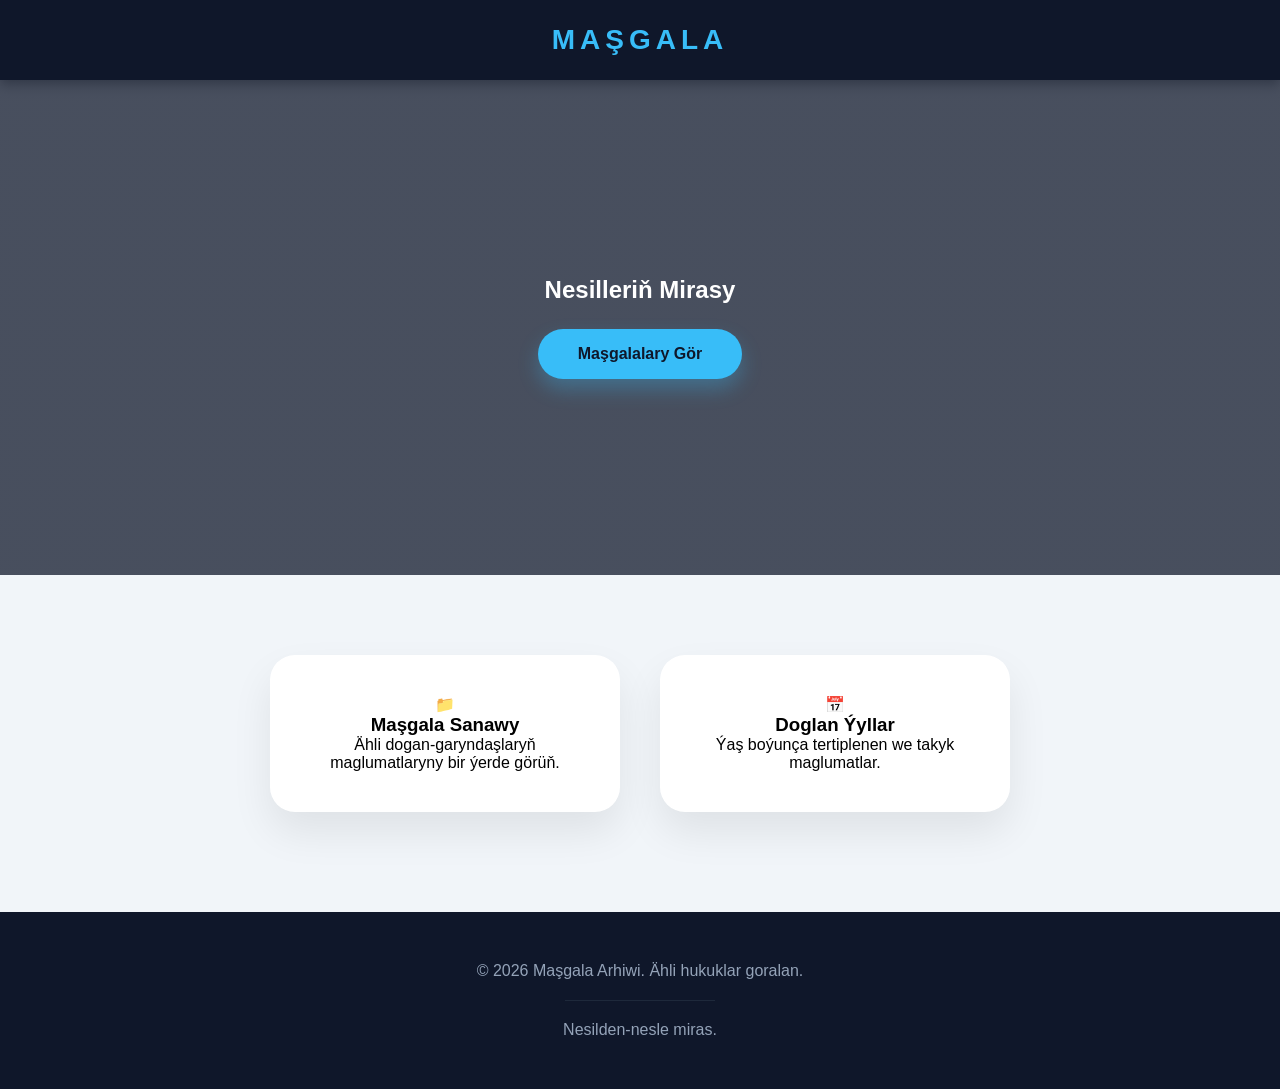
<file: index.html>
<!DOCTYPE html>
<html lang="tk">
<head>
  <meta charset="UTF-8">
  <meta name="viewport" content="width=device-width, initial-scale=1.0">
  <title>Maşgala Arhiwi</title>
  <link rel="stylesheet" href="index.css">
</head>
<body>

  <header class="navbar">
    <div class="logo">MAŞGALA</div>
  </header>

  <section class="hero">
    <div class="hero-content">
      <h1 class="fade-in">Nesilleriň Mirasy</h1>
      <a href="masgala.html" class="btn-main slide-up-btn">Maşgalalary Gör</a>
    </div>
  </section>

  <div class="card-container">
    <div class="card anim-1">
      <div class="card-icon">📁</div>
      <h3>Maşgala Sanawy</h3>
      <p>Ähli dogan-garyndaşlaryň maglumatlaryny bir ýerde görüň.</p>
    </div>
    
    <div class="card anim-2">
      <div class="card-icon">📅</div>
      <h3>Doglan Ýyllar</h3>
      <p>Ýaş boýunça tertiplenen we takyk maglumatlar.</p>
    </div>
  </div>

  <footer class="main-footer">
    <div class="footer-content">
      <p>&copy; 2026 Maşgala Arhiwi. Ähli hukuklar goralan.</p>
      <div class="footer-line"></div>
      <p>Nesilden-nesle miras.</p>
    </div>
  </footer>

</body>
</html>
</file>
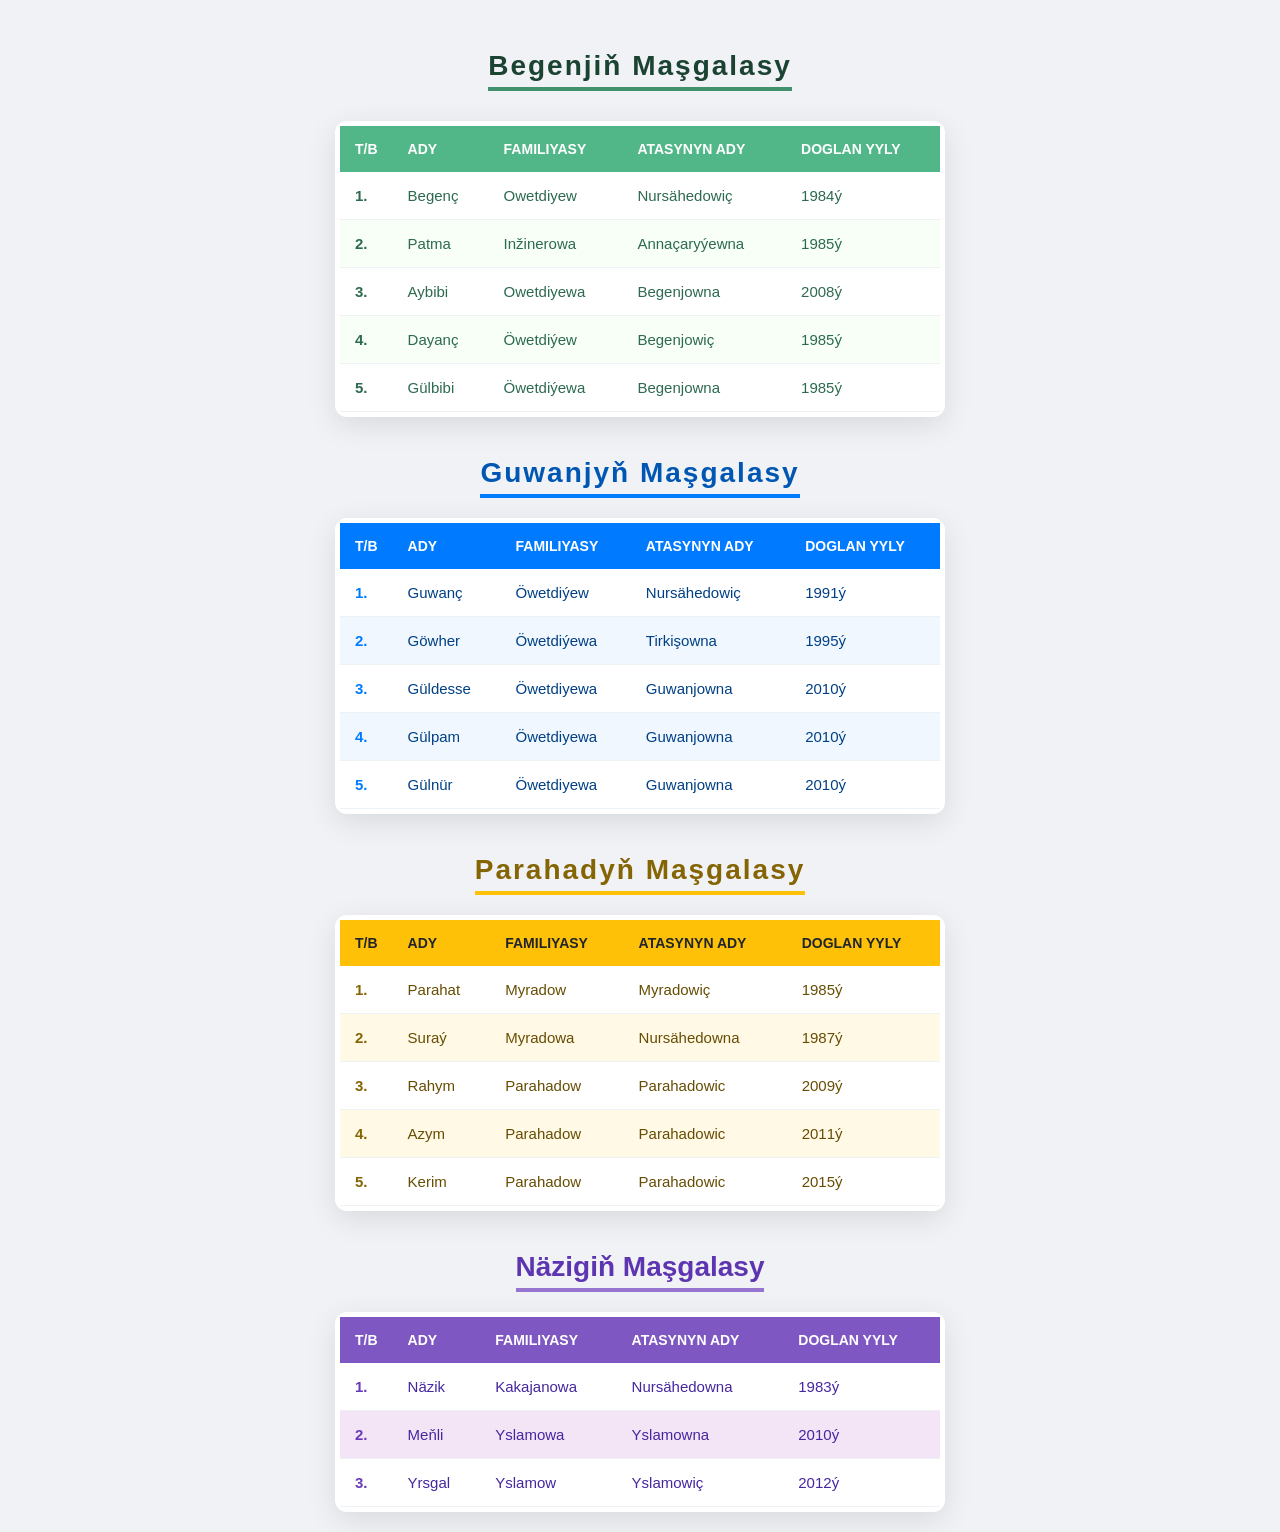
<file: masgala.html>
<html lang="en">
<head>
  <meta charset="UTF-8">
  <meta name="viewport" content="width=device-width, initial-scale=1.0">
  <meta http-equiv="X-UA-Compatible" content="ie=edge">
  <title>Menin Masgalam</title>
  <link rel="stylesheet" href="masgala.css">
</head>
<body>
  <h1 class="begenc">Begenjiň Maşgalasy</h1>
  <section>
  <div class="box">
    <table>
      <thead>
        <tr>
          <th>T/b</th>
          <th>Ady</th>
          <th>Familiyasy</th>
          <th>Atasynyn Ady</th>
          <th>Doglan yyly</th>
        </tr>
      </thead>
      <tbody>
        <tr>
          <td>1.</td>
          <td>Begenç</td>
          <td>Owetdiyew</td>
          <td>Nursähedowiç</td>
          <td>1984ý</td>
        </tr>
        <tr>
          <td>2.</td>
          <td>Patma</td>
          <td>Inžinerowa</td>
          <td>Annaçaryýewna</td>
          <td>1985ý</td>
        </tr>
        <tr>
          <td>3.</td>
          <td>Aybibi</td>
          <td>Owetdiyewa</td>
          <td>Begenjowna</td>
          <td>2008ý</td>
        </tr>
        <tr>
          <td>4.</td>
          <td>Dayanç</td>
          <td>Öwetdiýew</td>
          <td>Begenjowiç</td>
          <td>1985ý</td>
        </tr>
        <tr>
          <td>5.</td>
          <td>Gülbibi</td>
          <td>Öwetdiýewa</td>
          <td>Begenjowna</td>
          <td>1985ý</td>
        </tr>
      </tbody>
    </table>
    </div>
    </section>
      <h1 class="guwanc">Guwanjyň Maşgalasy</h1>
      <section>
  <div class="box blue-theme">
    <table>
      <thead>
        <tr>
          <th>T/b</th>
          <th>Ady</th>
          <th>Familiyasy</th>
          <th>Atasynyn Ady</th>
          <th>Doglan yyly</th>
        </tr>
      </thead>
      <tbody>
        <tr>
          <td>1.</td>
          <td>Guwanç</td>
          <td>Öwetdiýew</td>
          <td>Nursähedowiç</td>
          <td>1991ý</td>
        </tr>
        <tr>
          <td>2.</td>
          <td>Göwher</td>
          <td>Öwetdiýewa</td>
          <td>Tirkişowna</td>
          <td>1995ý</td>
        </tr>
        <tr>
          <td>3.</td>
          <td>Güldesse</td>
          <td>Öwetdiyewa</td>
          <td>Guwanjowna</td>
          <td>2010ý</td>
        </tr>
        <tr>
          <td>4.</td>
          <td>Gülpam</td>
          <td>Öwetdiyewa</td>
          <td>Guwanjowna</td>
          <td>2010ý</td>
        </tr>
        <tr>
          <td>5.</td>
          <td>Gülnür</td>
          <td>Öwetdiyewa</td>
          <td>Guwanjowna</td>
          <td>2010ý</td>
        </tr>
      </tbody>
    </table>
  </div>
  </section>
    <h1 class="parahat">Parahadyň Maşgalasy</h1>
    <section>
  <div class="box yellow-theme">
    <table>
      <thead>
        <tr>
          <th>T/b</th>
          <th>Ady</th>
          <th>Familiyasy</th>
          <th>Atasynyn Ady</th>
          <th>Doglan yyly</th>
        </tr>
      </thead>
      <tbody>
        <tr>
          <td>1.</td>
          <td>Parahat</td>
          <td>Myradow</td>
          <td>Myradowiç</td>
          <td>1985ý</td>
        </tr>
        <tr>
          <td>2.</td>
          <td>Suraý</td>
          <td>Myradowa</td>
          <td>Nursähedowna</td>
          <td>1987ý</td>
        </tr>
        <tr>
          <td>3.</td>
          <td>Rahym</td>
          <td>Parahadow</td>
          <td>Parahadowic</td>
          <td>2009ý</td>
        </tr>
        <tr>
          <td>4.</td>
          <td>Azym</td>
          <td>Parahadow</td>
          <td>Parahadowic</td>
          <td>2011ý</td>
        </tr>
        <tr>
          <td>5.</td>
          <td>Kerim</td>
          <td>Parahadow</td>
          <td>Parahadowic</td>
          <td>2015ý</td>
        </tr>
      </tbody>
    </table>
  </div>
  </section>
  <h1 class="nazik">Näzigiň Maşgalasy</h1>
  <section>
  <div class="box nazik-theme">
    <table>
      <thead>
        <tr>
          <th>T/b</th>
          <th>Ady</th>
          <th>Familiyasy</th>
          <th>Atasynyn Ady</th>
          <th>Doglan yyly</th>
        </tr>
      </thead>
      <tbody>
        <tr>
          <td>1.</td>
          <td>Näzik</td>
          <td>Kakajanowa</td>
          <td>Nursähedowna</td>
          <td>1983ý</td>
        </tr>
        <tr>
          <td>2.</td>
          <td>Meňli</td>
          <td>Yslamowa</td>
          <td>Yslamowna</td>
          <td>2010ý</td>
        </tr>
        <tr>
          <td>3.</td>
          <td>Yrsgal</td>
          <td>Yslamow</td>
          <td>Yslamowiç</td>
          <td>2012ý</td>
        </tr>
      </tbody>
    </table>
  </div>
</section>
</body>
</html>
</file>
<file: index.css>
* {
    margin: 0;
    padding: 0;
    box-sizing: border-box;
    font-family: 'Segoe UI', Tahoma, sans-serif;
}

body {
    background-color: #f1f5f9;
}

/* HEADER ANIMASIÝASY */
.navbar {
    background-color: #0f172a;
    height: 80px;
    display: flex;
    justify-content: center;
    align-items: center;
    box-shadow: 0 4px 12px rgba(0,0,0,0.4);
    animation: slideDown 0.8s ease;
}

.logo {
    color: #38bdf8;
    font-size: 28px;
    font-weight: 900;
    letter-spacing: 5px;
}

/* HERO SECTION */
.hero {
    background: linear-gradient(rgba(15, 23, 42, 0.75), rgba(15, 23, 42, 0.75)), 
                url('https://images.unsplash.com/photo-1511895426328-dc8714191300?auto=format&fit=crop&w=1500&q=80');
    background-size: cover;
    background-position: center;
    height: 55vh;
    display: flex;
    justify-content: center;
    align-items: center;
    text-align: center;
    color: white;
}

/* YAZGY ANIMASIÝALARY */
.fade-in {
    animation: fadeIn 1.2s ease forwards;
}

.fade-in-delay {
    opacity: 0;
    animation: fadeIn 1.2s ease forwards;
    animation-delay: 0.4s;
}

.slide-up-btn {
    opacity: 0;
    animation: slideUp 1s ease forwards;
    animation-delay: 0.8s;
}

/* KARTLAR KONTEÝNERI (Aşak süýşürildi) */
.card-container {
    display: flex;
    justify-content: center;
    gap: 40px;
    margin-top: 40px; /* Kartlary aşak süýşürmek üçin */
    padding: 40px 10%;
}

.card {
    background: white;
    padding: 40px 30px;
    border-radius: 25px;
    box-shadow: 0 20px 40px rgba(0,0,0,0.08);
    width: 350px;
    text-align: center;
    opacity: 0;
    transition: transform 0.4s ease;
}

/* Kartlaryň yzly-yzyna çykmagy */
.anim-1 { animation: slideUp 1s ease forwards; animation-delay: 1s; }
.anim-2 { animation: slideUp 1s ease forwards; animation-delay: 1.3s; }

.card:hover {
    transform: translateY(-15px) scale(1.02);
    box-shadow: 0 25px 50px rgba(0,0,0,0.15);
}

/* FOOTER STILI */
.main-footer {
    background-color: #0f172a;
    color: #94a3b8;
    padding: 50px 20px;
    text-align: center;
    margin-top: 60px;
    animation: fadeIn 2s ease;
}

.footer-line {
    height: 1px;
    background: #1e293b;
    width: 150px;
    margin: 20px auto;
}

/* ANIMASIÝA KODLARY */
@keyframes slideDown {
    from { transform: translateY(-100%); }
    to { transform: translateY(0); }
}

@keyframes slideUp {
    from {
        opacity: 0;
        transform: translateY(50px);
    }
    to {
        opacity: 1;
        transform: translateY(0);
    }
}

@keyframes fadeIn {
    from { opacity: 0; }
    to { opacity: 1; }
}

/* DÜWME */
.btn-main {
    display: inline-block;
    background-color: #38bdf8;
    color: #0f172a;
    padding: 16px 40px;
    margin-top: 25px;
    text-decoration: none;
    border-radius: 50px;
    font-weight: bold;
    box-shadow: 0 10px 20px rgba(56, 189, 248, 0.3);
}

/* Mobil üçin */
@media (max-width: 768px) {
    .card-container {
        flex-direction: column;
        align-items: center;
        margin-top: 20px;
    }
    .card { width: 90%; }
}
</file>
<file: masgala.css>
/* Ählisini arassalamak */
* {
    box-sizing: border-box;
    margin: 0;
    padding: 0;
}

body {
    font-family: 'Inter', sans-serif, Arial;
    background-color: #f0f2f5; /* Ýumşak çal reňk */
    display: flex;
    flex-direction: column;
    align-items: center;
    padding: 20px;
}

/* Başlyk */
.begenc {
  letter-spacing: 2px;
    color: #1b4332; /* Goýy ýaşyl */
    margin: 30px 0;
    font-size: 28px;
    text-align: center;
    border-bottom: 4px solid #40916c;
    padding-bottom: 5px;
}

/* Konteýner - Bu jedweliň sygymyny dolandyrýar */
.box {
    background: #ffffff;
    width: 100%;
    max-width: 95vw; /* Ekran giňligine görä uýgunlaşýar */
    border-radius: 12px;
    box-shadow: 0 8px 30px rgba(0, 0, 0, 0.1);
    overflow-x: auto; /* Doglan ýyly görünmese, şu setir sag tarapa süýşürmäge rugsat berýär */
    padding: 5px;
}

table {
    width: 100%;
    border-collapse: collapse;
    min-width: 600px; /* Jedweliň gaty gysylyp, harplaryň garyşmazlygy üçin */
}

/* Başlyk sütünleri */
thead th {
    background-color: #52b788; /* Owadan açyk ýaşyl */
    color: white;
    text-align: left;
    padding: 15px;
    font-size: 14px;
    text-transform: uppercase;
}

/* Setirler */
tbody td {
    padding: 15px;
    border-bottom: 1px solid #edf2f4;
    color: #2d6a4f;
    font-size: 15px;
}

/* T/b sütüni (sanlar) */
tbody td:first-child {
    font-weight: bold;
    color: #2d6a4f;
    width: 40px;
}

/* Gezekleşýän reňkler */
tbody tr:nth-child(even) {
    background-color: #f7fff7;
}

/* Üstüne kursor getireniňde */
tbody tr:hover {
    background-color: #d8f3dc;
    transition: 0.2s ease-in-out;
}
/* Gök sözbaşy üçin */
.guwanc {
    color: #0056b3;
    margin: 40px 0 20px 0;
    font-size: 28px;
    text-align: center;
    border-bottom: 4px solid #007bff;
    padding-bottom: 5px;
    letter-spacing: 2px;
}

/* Gök tema üçin aýratyn klass */
.blue-theme thead th {
    background-color: #007bff; /* Gök reňk */
}

.blue-theme tbody td {
    color: #004085;
}

.blue-theme tbody td:first-child {
    color: #007bff;
}

.blue-theme tbody tr:nth-child(even) {
    background-color: #f0f7ff;
}

.blue-theme tbody tr:hover {
    background-color: #d1ecf1;
}
/* Sary sözbaşy */
.parahat {
    color: #856404; /* Goýy sary/bürünç, okalmasy aňsat bolar ýaly */
    margin: 40px 0 20px 0;
    font-size: 28px;
    text-align: center;
    border-bottom: 4px solid #ffc107;
    padding-bottom: 5px;
    letter-spacing: 2px;
}

/* Sary tema üçin klass */
.yellow-theme thead th {
    background-color: #ffc107; /* Altyn sary */
    color: #212529; /* Sarynyň üstünde gara tekst gowy görünýär */
}

.yellow-theme tbody td {
    color: #664d03;
}

.yellow-theme tbody td:first-child {
    color: #856404;
    font-weight: bold;
}

.yellow-theme tbody tr:nth-child(even) {
    background-color: #fff9e6; /* Örän açyk sary */
}

.yellow-theme tbody tr:hover {
    background-color: #fff3cd; /* Üstüne gelende azajyk goýalýar */
}
/* Näzigiň bölümi - Zenan maşgala laýyk näzik reňk */
.nazik {
    color: #5e35b1; /* Goýy melewşe */
    margin: 40px 0 20px 0;
    font-size: 28px;
    text-align: center;
    border-bottom: 4px solid #9575cd; /* Açyk melewşe liniýa */
    padding-bottom: 5px;
}

/* Melewşe tema dizaýny */
.nazik-theme thead th {
    background-color: #7e57c2; /* Owadan melewşe */
    color: white;
}

.nazik-theme tbody td {
    color: #4527a0; /* Tekst reňki */
}

.nazik-theme tbody td:first-child {
    color: #673ab7;
    font-weight: bold;
}

/* Setirleriň reňki */
.nazik-theme tbody tr:nth-child(even) {
    background-color: #f3e5f5; /* Örän ýumşak melewşe */
}

/* Üstüne gelende (Hover) */
.nazik-theme tbody tr:hover {
    background-color: #ede7f6;
    transition: 0.3s;
}
/* Ähli jedwel bölümleriniň başlangyç ýagdaýy */
section, .box, h1 {
    opacity: 0; /* Başda görünmeýär */
    transform: translateY(30px); /* Azajyk aşakda dur */
    animation: fadeInUp 0.8s ease forwards;
}

/* Her bölümiň yzygiderli çykmagy üçin gijikdirme (Delay) */
section:nth-child(1) { animation-delay: 0.2s; }
section:nth-child(2) { animation-delay: 0.5s; }
section:nth-child(3) { animation-delay: 0.8s; }
section:nth-child(4) { animation-delay: 1.1s; }

/* Syçanjygy (kursory) üstüne getireniňde jedweliň ulalmagy */
.box {
    transition: transform 0.3s ease, box-shadow 0.3s ease;
}

.box:hover {
    transform: scale(1.02); /* Azajyk ulalýar */
    box-shadow: 0 15px 30px rgba(0,0,0,0.1); /* Kölegesi güýçlenýär */
    z-index: 10;
}

/* Animasiýa kody */
@keyframes fadeInUp {
    from {
        opacity: 0;
        transform: translateY(30px);
    }
    to {
        opacity: 1;
        transform: translateY(0);
    }
}

/* Tablisa setirleriniň reňkiniň üýtgemegi (hover) */
tbody tr {
    transition: background-color 0.2s ease;
}

tbody tr:hover {
    filter: brightness(0.95); /* Üstüne gelende azajyk goýalýar */
    cursor: default;
}
</file>
